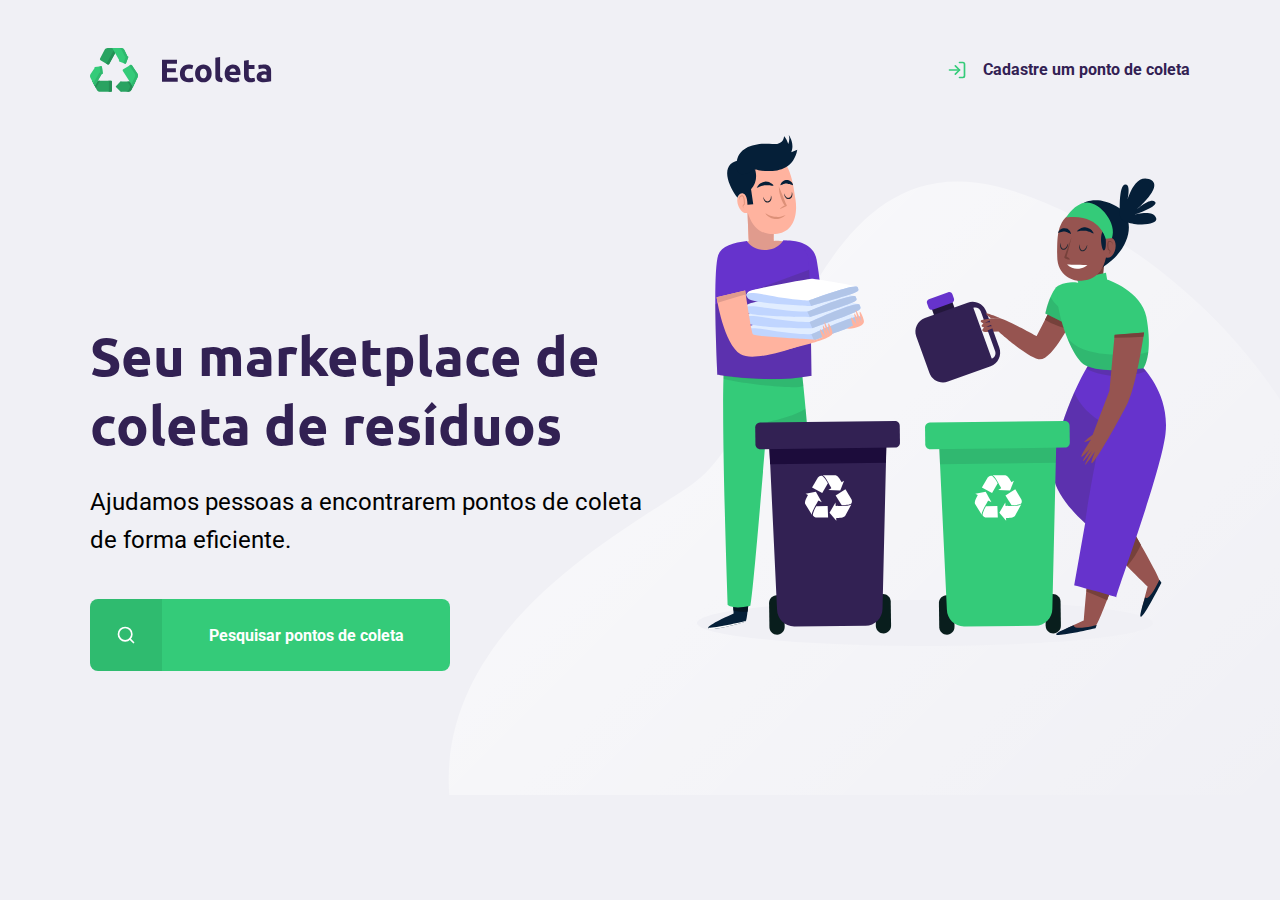
<file: index.html>
<!DOCTYPE html>
<html lang="pt_br">

<head>
    <meta charset="UTF-8">
    <meta name="viewport" content="width=device-width, initial-scale=1.0">
    <title>Ecoleta</title>

    <!-- CSS -->
    <link rel="stylesheet" href="./styles/main.css">
    <link rel="stylesheet" href="./styles/home.css">
    <link rel="stylesheet" href="./styles/responsive.css">
</head>

<body>

    <div id="page-home">
        <div class="content">
            <header>
                <img src="./assets/icones/logo.svg" alt="logomarca">
                <a href="https://google.com.br">
                    <span></span>
                    Cadastre um ponto de coleta
                </a>
            </header>
            <main>
                <h1>Seu marketplace de coleta de resíduos</h1>
                <p>Ajudamos pessoas a encontrarem pontos de coleta de forma eficiente.</p>
                <a href=""><span></span><strong>Pesquisar pontos de coleta</strong></a>
            </main>
        </div>
    </div>






</body>

</html>
</file>
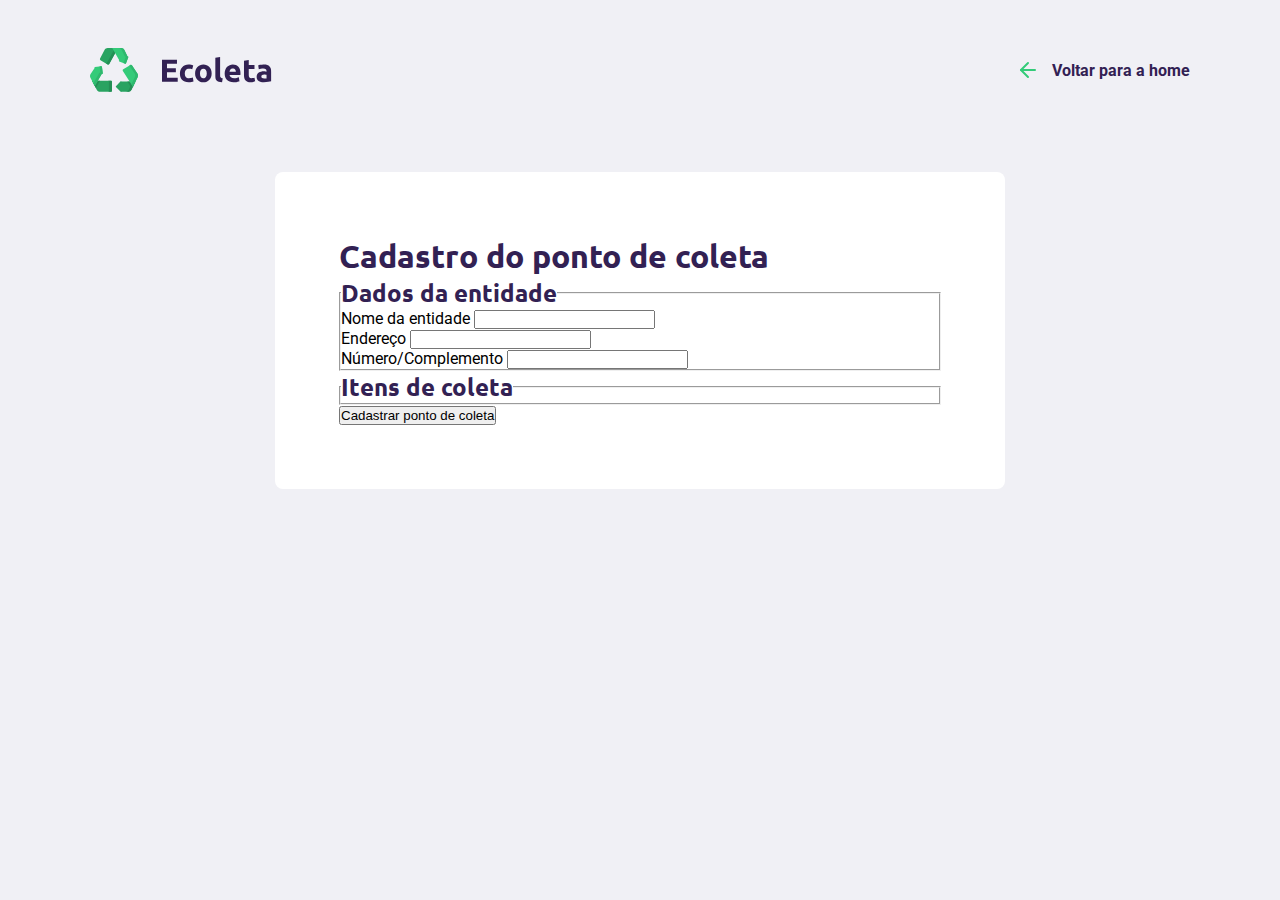
<file: create-point.html>
<!DOCTYPE html>
<html lang="pt_br">

<head>
    <meta charset="UTF-8">
    <meta name="viewport" content="width=device-width, initial-scale=1.0">
    <title>Criar um ponto de coleta</title>

    <!-- CSS -->
    <link rel="stylesheet" href="./styles/main.css">
    <link rel="stylesheet" href="./styles/create-point.css">
    <link rel="stylesheet" href="./styles/responsive.css">
</head>

<body>

    <div id="page-create-point">

        <header>
            <img src="./assets/icones/logo.svg" alt="logomarca">
            <a href="https://google.com.br">
                <span></span>
                Voltar para a home
            </a>
        </header>

        <form action="">
            <h1>Cadastro do ponto de coleta</h1>

            <fieldset>
                <legend>
                    <h2>Dados da entidade</h2>
                </legend>

                <div class="field">
                    <label for="name">Nome da entidade</label>
                    <input type="text" name="name">
                </div>

                <div class="field-group">
                    <div class="field">
                        <label for="address">Endereço</label>
                        <input type="text" name="address">
                    </div>
                    <div class="field">
                        <label for="address2">Número/Complemento</label>
                        <input type="text" name="address2">
                    </div>
                </div>


            </fieldset>

            <fieldset>
                <legend>
                    <h2>Itens de coleta</h2>
                </legend>
            </fieldset>

            <button type="submit">Cadastrar ponto de coleta</button>

        </form>

    </div>
</body>

</html>
</file>
<file: styles/main.css>
/* Fonts */
@import url('https://fonts.googleapis.com/css2?family=Roboto&family=Ubuntu:wght@700&display=swap');

:root {
    --title-color: #322153;
    --primary-color: #34cb79;
}

* {
    margin: 0;
    padding: 0;
    box-sizing: border-box;
}

html {
    font-family: Roboto, sans-serif;
    -webkit-font-smoothing: antialiased;
}

body {
    background: #f0f0f5;
}

a {
    text-decoration: none;
}

h1,
h2,
h3,
h4,
h5,
h6 {
    font-family: Ubuntu, sans-serif;
    color: var(--title-color);
}

/* BOX MODEL
Toda caixa tem
largura, altura, espaçamentos, preenchimentos,
bordas, cor, fundo, maneira que é vista pelo html (display),
posicionamento, alinhamentos
*/

#page-home {
    height: 100vh;
    background: url('../assets/icones/home-background.svg') no-repeat;
    background-position: 35vw 15vh;
}

#page-home .content {
    width: 90%;
    max-width: 1100px;
    margin: 0 auto;
    height: 100%;
    display: flex;
    flex-direction: column;
}

#page-home header {
    margin-top: 48px;
    display: flex;
    align-items: center;
    justify-content: space-between;
}

#page-home header a {
    display: flex;
    color: var(--title-color);
    font-weight: 700;
}

#page-home header a span {
    margin-right: 16px;
    display: flex;
    background-image: url('../assets/icones/log-in.svg');
    width: 20px;
    height: 20px;
}
</file>
<file: styles/home.css>
/* Main */

#page-home main {
    max-width: 560px;
    flex: 1;
    display: flex;
    flex-direction: column;
    justify-content: center;
    /* border: 1px solid tomato; */
}

#page-home main h1 {
    font-size: 54px;
    color: var(--title-color);
}

#page-home main p {
    font-size: 24px;
    line-height: 38px;
    margin-top: 24px;
}

#page-home main a {
    width: 100%;
    max-width: 360px;
    height: 72px;
    border-radius: 8px;
    -webkit-border-radius: 8px;
    -moz-border-radius: 8px;
    -ms-border-radius: 8px;
    -o-border-radius: 8px;
    display: flex;
    align-items: center;
    margin-top: 40px;
    background-color: var(--primary-color);
    transition: 400ms;
    -webkit-transition: 400ms;
    -moz-transition: 400ms;
    -ms-transition: 400ms;
    -o-transition: 400ms;
}

#page-home main a:hover {
    background-color: #2fbB6e;
}

#page-home main a span {
    width: 72px;
    height: 72px;
    background-color: rgba(0, 0, 0, 0.08);
    border-top-left-radius: 8px;
    border-bottom-left-radius: 8px;
    display: flex;
    align-items: center;
    justify-content: center;
    /* border: 1px solid red; */
}

#page-home main a span::after {
    content: "";
    background-image: url('../assets/icones/search.svg');
    width: 20px;
    height: 20px;
}

#page-home main a strong {
    flex: 1;
    color: white;
    text-align: center;
    /* border: 1px solid red; */
}
</file>
<file: styles/responsive.css>
/* Responsive */

@media (max-width: 900px) {
    #page-home {
        background-position-x: 70vw;
    }

    #page-home .content {
        align-items: center;
        text-align: center;
    }

    #page-home header a {
        position: absolute;
        bottom: 48px;
        left: 50%;
        transform: translateX(-50%);
        -webkit-transform: translateX(-50%);
        -moz-transform: translateX(-50%);
        -ms-transform: translateX(-50%);
        -o-transform: translateX(-50%);
    }

    #page-home main {
        align-items: center;
    }
}

@media (min-width: 1700px) {
    #page-home {
        background-position-x: 40vw;
    }
}

@media (max-width: 760px) {
    #page-home {
        background-position-y: 200px;
    }
}
</file>
<file: styles/create-point.css>
#page-create-point {
    width: 90%;
    max-width: 1100px;
    margin: 0 auto;
}

#page-create-point header {
    margin-top: 48px;
    display: flex;
    justify-content: space-between;
    align-items: center;
}

#page-create-point header a {
    color: var(--title-color);
    font-weight: bold;
    display: flex;
    align-items: center;
}

#page-create-point header a span {
    margin-right: 16px;
    background-image: url('../assets/icones/arrow-left.svg');
    display: flex;
    width: 20px;
    height: 24px;
}

form {
    background-color: white;
    margin: 80px auto;
    padding: 64px;
    border-radius: 8px;
    -webkit-border-radius: 8px;
    -moz-border-radius: 8px;
    -ms-border-radius: 8px;
    -o-border-radius: 8px;
    max-width: 730px;
}
</file>
